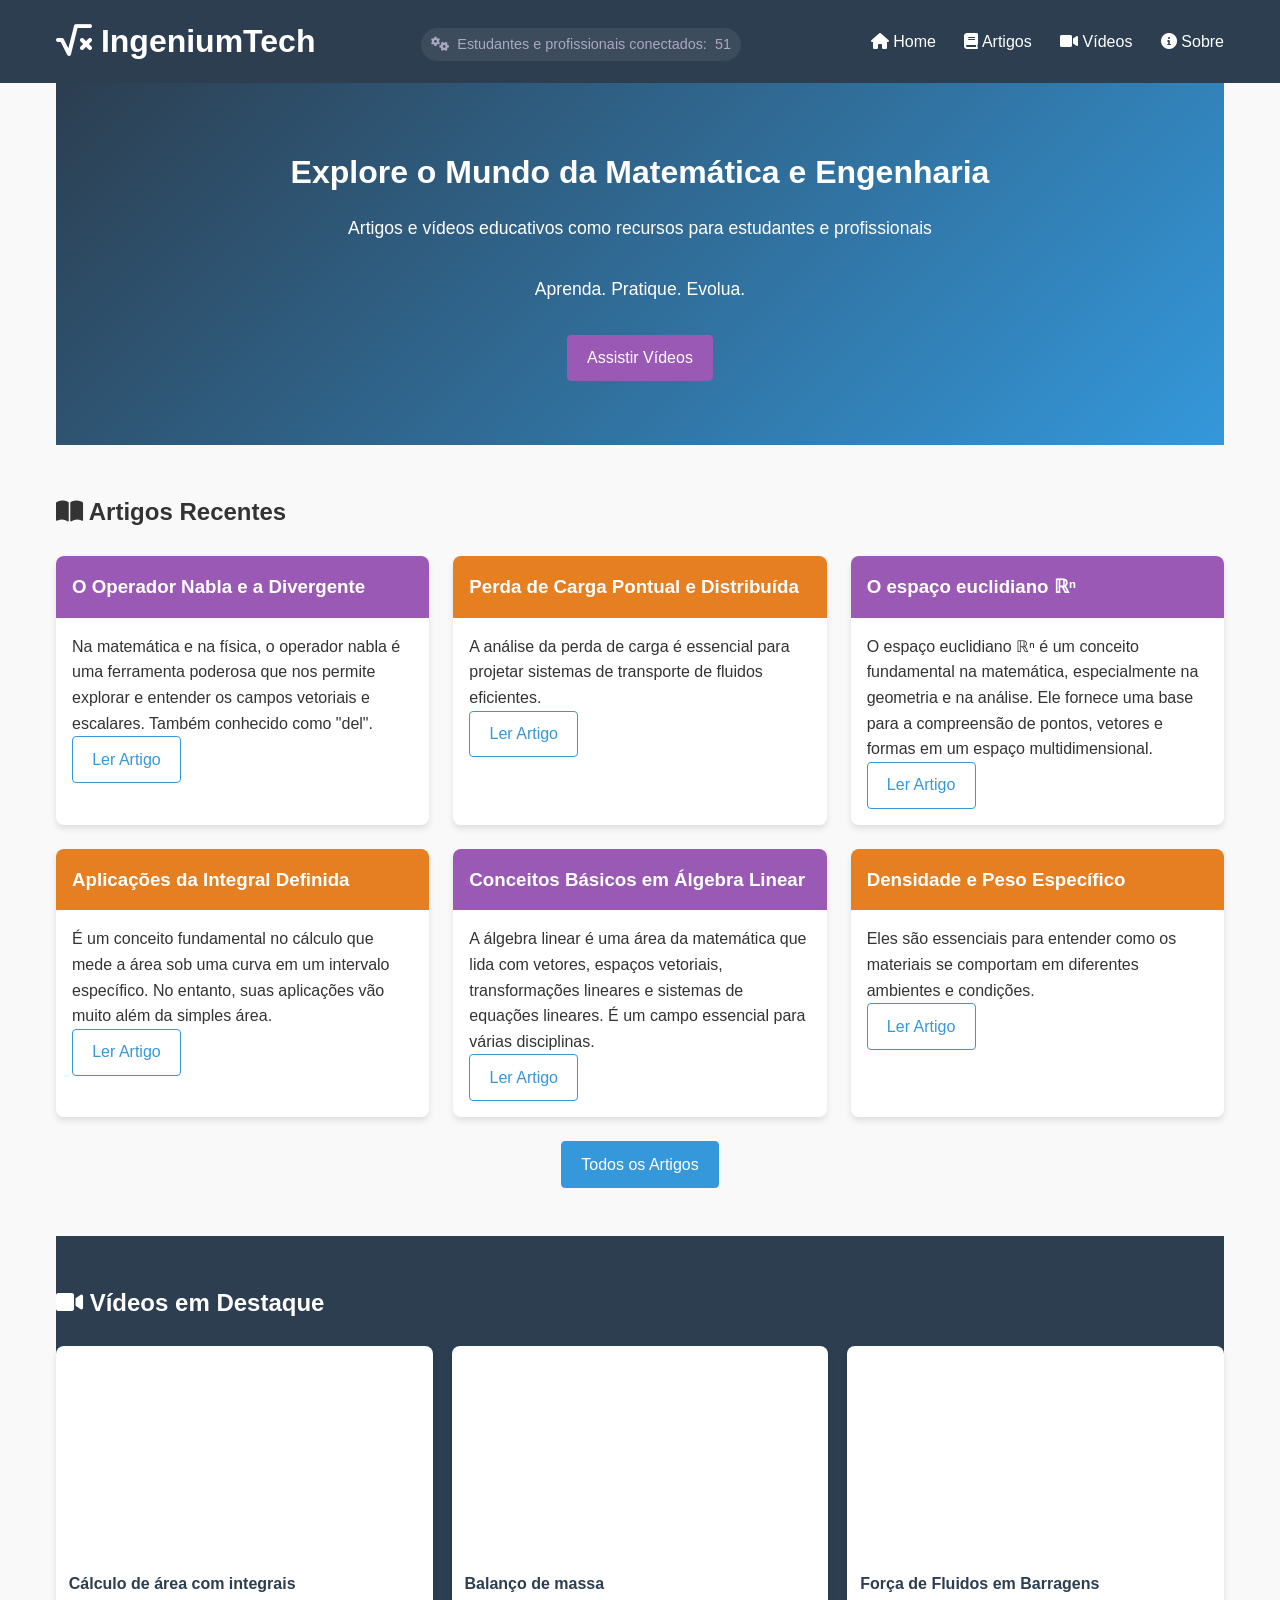
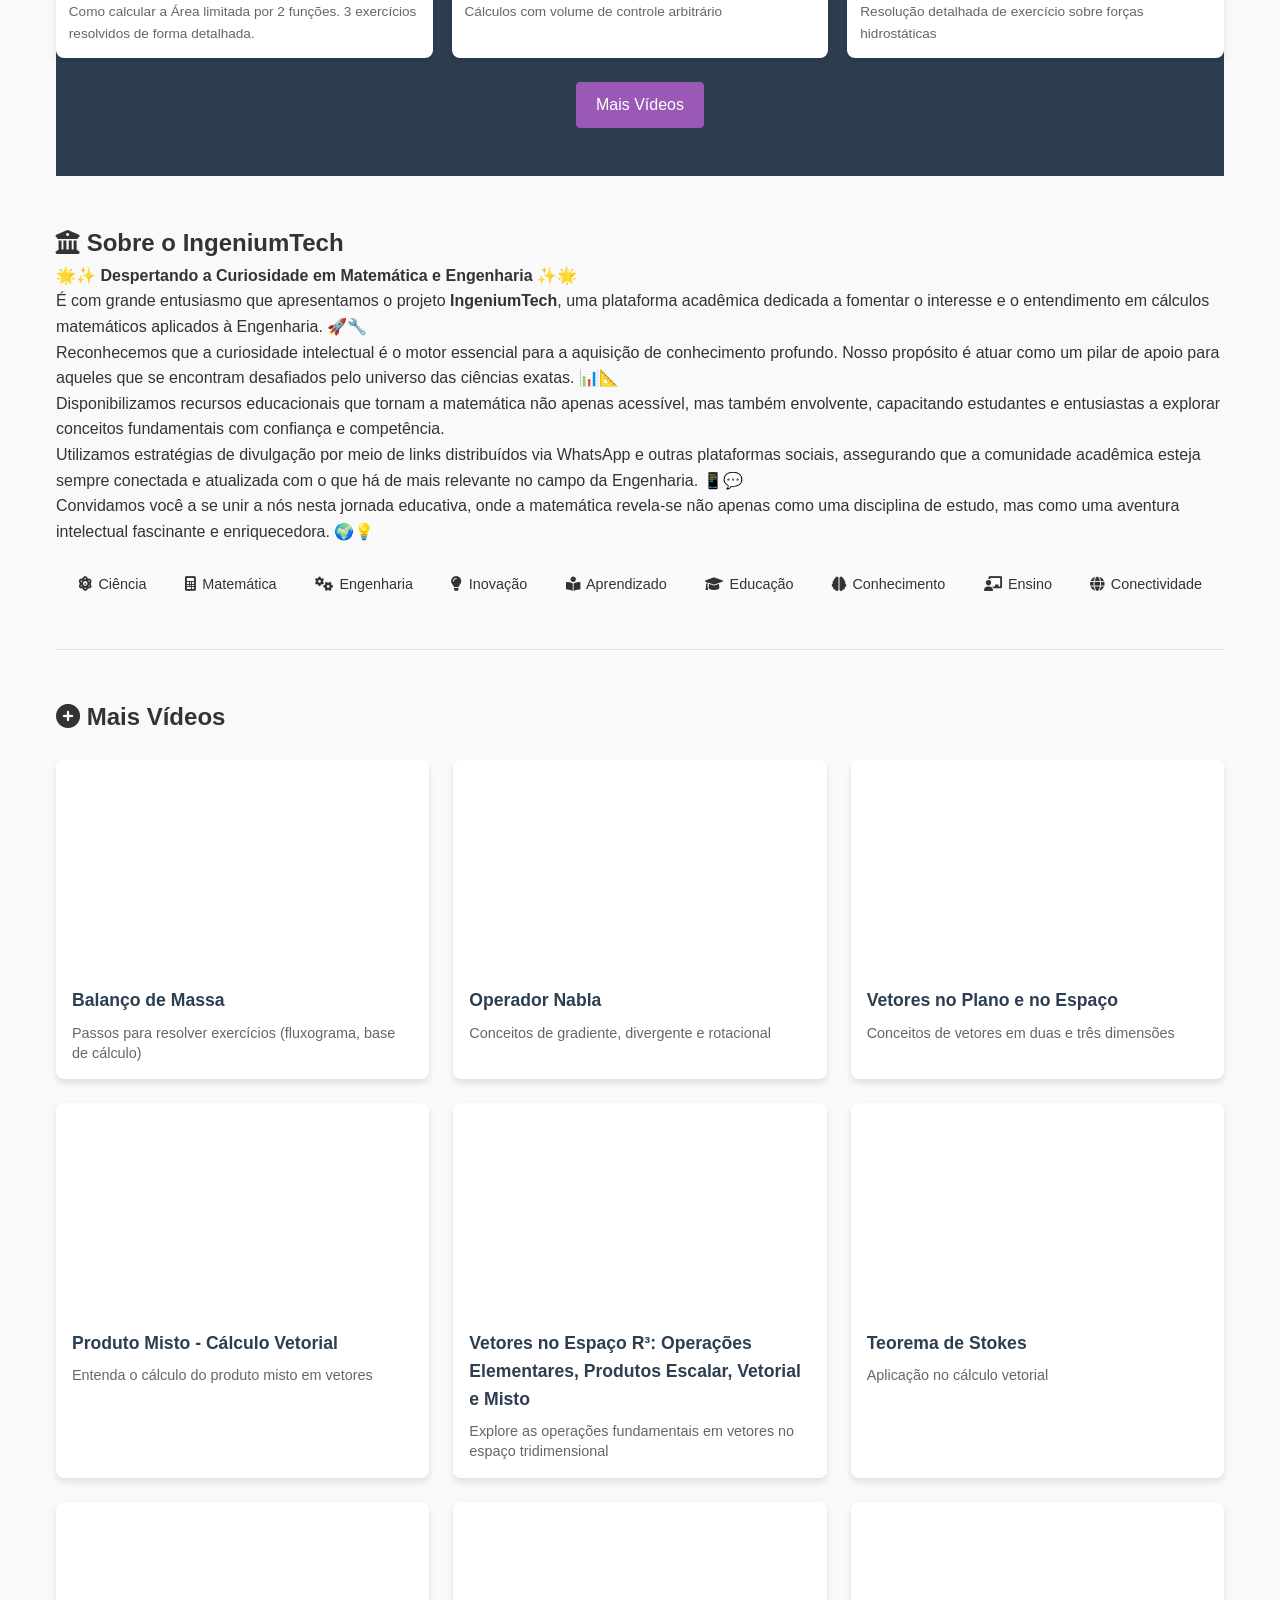
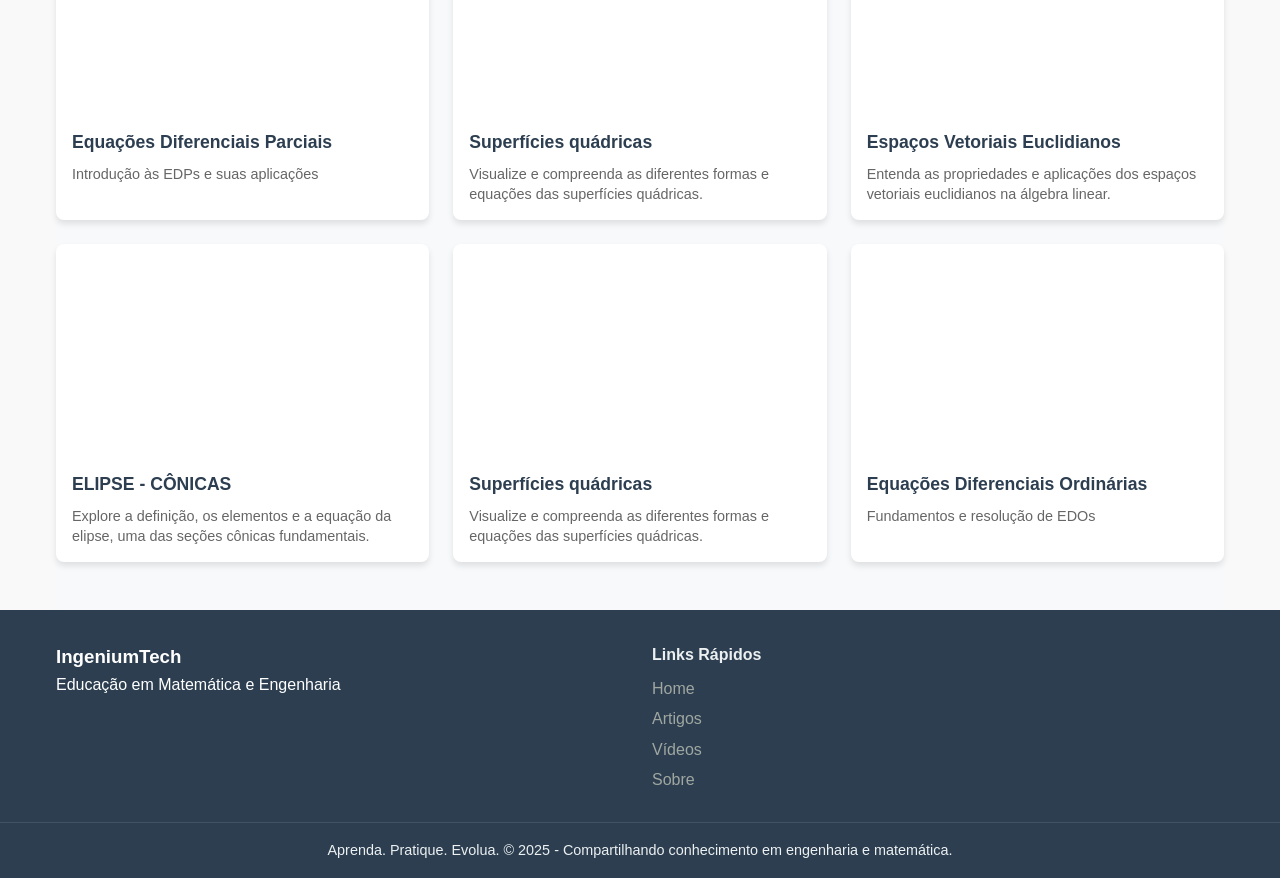
<file: index.html>
<!DOCTYPE html>
<html lang="pt-BR">
<head>
    <meta charset="UTF-8">
    <meta name="viewport" content="width=device-width, initial-scale=1.0">
    <title>√x IngeniumTech</title>

    <meta name="description" content="IngeniumTech: Artigos, vídeos e recursos educativos sobre matemática aplicada e engenharia para estudantes e profissionais.">
    <meta property="og:title" content="IngeniumTech - Matemática e Engenharia">
    <meta property="og:description" content="Recursos educativos sobre matemática aplicada e engenharia.">
    <meta property="og:url" content="https://ingeniumtech.vercel.app/"> <meta property="og:type" content="website">
    <link rel="stylesheet" href="/css/style.css"> <link rel="stylesheet" href="https://cdnjs.cloudflare.com/ajax/libs/font-awesome/6.0.0-beta3/css/all.min.css">

    <script async src="https://www.googletagmanager.com/gtag/js?id=G-LDP6XGY05P"></script>
    <script>
      window.dataLayer = window.dataLayer || [];
      function gtag(){dataLayer.push(arguments);}
      gtag('js', new Date());
      gtag('config', 'G-LDP6XGY05P');
    </script>
</head>
<body>
    <header>
        <div class="header-container">
            <h1><i class="fas fa-square-root-alt" aria-hidden="true"></i> IngeniumTech</h1>
            <div class="engineering-counter">
                <i class="fas fa-cogs" aria-hidden="true"></i>
                <span>Estudantes e profissionais conectados: </span>
                <span id="ga-counter">50</span>
            </div>
            <nav>
                <a href="index.html"><i class="fas fa-home" aria-hidden="true"></i> Home</a>
                <a href="#artigos"><i class="fas fa-book" aria-hidden="true"></i> Artigos</a>
                <a href="#videos"><i class="fas fa-video" aria-hidden="true"></i> Vídeos</a>
                <a href="#sobre"><i class="fas fa-info-circle" aria-hidden="true"></i> Sobre</a>
            </nav>
        </div>
    </header>

    <main class="container">
        <section id="home" class="hero">
            <div class="hero-content">
                <h2>Explore o Mundo da Matemática e Engenharia</h2>
                <p>Artigos e vídeos educativos como recursos para estudantes e profissionais</p>
                <p>Aprenda. Pratique. Evolua.</p>
                <div class="hero-buttons">
                    <a href="#videos" class="btn btn-secondary">Assistir Vídeos</a>
                </div>
            </div>
        </section>

        <section id="artigos" class="section">
            <h2><i class="fas fa-book-open" aria-hidden="true"></i> Artigos Recentes</h2>
            <div class="articles-grid">
                <article class="card">
                    <div class="card-header math-bg">
                        <h3>O Operador Nabla e a Divergente</h3>
                    </div>
                    <div class="card-body">
                        <p>Na matemática e na física, o operador nabla é uma ferramenta poderosa que nos permite explorar e entender os campos vetoriais e escalares. Também conhecido como "del".</p>
                        <a href="artigos/matematica/artigo01.html" class="btn btn-outline">Ler Artigo</a> </div>
                </article>
                <article class="card">
                    <div class="card-header eng-bg">
                        <h3>Perda de Carga Pontual e Distribuída</h3>
                    </div>
                    <div class="card-body">
                        <p>A análise da perda de carga é essencial para projetar sistemas de transporte de fluidos eficientes.</p>
                        <a href="artigos/matematica/artigo02.html" class="btn btn-outline">Ler Artigo</a> </div>
                </article>
                <article class="card">
                    <div class="card-header math-bg">
                        <h3>O espaço euclidiano ℝⁿ</h3>
                    </div>
                    <div class="card-body">
                        <p>O espaço euclidiano ℝⁿ é um conceito fundamental na matemática, especialmente na geometria e na análise. Ele fornece uma base para a compreensão de pontos, vetores e formas em um espaço multidimensional.</p>
                        <a href="artigos/matematica/artigo04.html" class="btn btn-outline">Ler Artigo</a> </div>
                </article>
                <article class="card">
                    <div class="card-header eng-bg">
                        <h3>Aplicações da Integral Definida</h3>
                    </div>
                    <div class="card-body">
                        <p>É um conceito fundamental no cálculo que mede a área sob uma curva em um intervalo específico. No entanto, suas aplicações vão muito além da simples área.</p>
                        <a href="artigos/matematica/artigo03.html" class="btn btn-outline">Ler Artigo</a> </div>
                </article>
                <article class="card">
                    <div class="card-header math-bg">
                        <h3>Conceitos Básicos em Álgebra Linear</h3>
                    </div>
                    <div class="card-body">
                        <p>A álgebra linear é uma área da matemática que lida com vetores, espaços vetoriais, transformações lineares e sistemas de equações lineares. É um campo essencial para várias disciplinas.</p>
                        <a href="artigos/matematica/artigo06.html" class="btn btn-outline">Ler Artigo</a> </div>
                </article>
                <article class="card">
                    <div class="card-header eng-bg">
                        <h3>Densidade e Peso Específico</h3>
                    </div>
                    <div class="card-body">
                        <p>Eles são essenciais para entender como os materiais se comportam em diferentes ambientes e condições.</p>
                        <a href="artigos/matematica/artigo10.html" class="btn btn-outline">Ler Artigo</a> </div>
                </article>
            </div>

            <div class="section-footer">
                <a href="todosartigos.html" class="btn btn-primary">Todos os Artigos</a> </div>
        </section>

        <section id="videos" class="section dark-bg">
            <h2><i class="fas fa-video" aria-hidden="true"></i> Vídeos em Destaque</h2>
            <div class="videos-grid">
                <div class="video-card">
                    <div class="video-container">
                        <iframe width="560" height="315" src="https://www.youtube.com/embed/JPI0v74lYNU?si=X3JBvVxcQ0KjCliV" title="YouTube video player" frameborder="0" allow="accelerometer; autoplay; clipboard-write; encrypted-media; gyroscope; picture-in-picture; web-share" referrerpolicy="strict-origin-when-cross-origin" allowfullscreen></iframe>                    </div>
                    <div class="video-info">
                        <h3>Cálculo de área com integrais</h3>
                        <p>Como calcular a Área limitada por 2 funções. 3 exercícios resolvidos de forma detalhada.</p>
                    </div>
                </div>
                <div class="video-card">
                    <div class="video-container">
<iframe width="560" height="315" src="https://www.youtube.com/embed/wNgCuLqGPyo?si=StLyLt9t5_IGf-zi" title="YouTube video player" frameborder="0" allow="accelerometer; autoplay; clipboard-write; encrypted-media; gyroscope; picture-in-picture; web-share" referrerpolicy="strict-origin-when-cross-origin" allowfullscreen></iframe>                    </div>
                    <div class="video-info">
                        <h3>Balanço de massa</h3>
                        <p>Cálculos com volume de controle arbitrário</p>
                    </div>
                </div>
                <div class="video-card">
                    <div class="video-container">
                        <iframe width="560" height="315" src="https://www.youtube.com/embed/DN0GFDFHPuk?si=a2LKCI5tAx2_GoE1" title="YouTube video player" frameborder="0" allow="accelerometer; autoplay; clipboard-write; encrypted-media; gyroscope; picture-in-picture; web-share" referrerpolicy="strict-origin-when-cross-origin" allowfullscreen></iframe>                    </div>
                    <div class="video-info">
                        <h3>Força de Fluidos em Barragens</h3>
                        <p>Resolução detalhada de exercício sobre forças hidrostáticas</p>
                    </div>
                </div>
            </div>
            <div class="section-footer">
                <a href="#mais-videos" class="btn btn-secondary">Mais Vídeos</a>
            </div>
        </section>

        <section id="sobre" class="section">
            <h2><i class="fas fa-university" aria-hidden="true"></i> Sobre o IngeniumTech</h2>
            <div class="about-content">
                <div class="about-text">
                    <p>🌟✨ <strong>Despertando a Curiosidade em Matemática e Engenharia</strong> ✨🌟</p>
                    <p>É com grande entusiasmo que apresentamos o projeto <strong>IngeniumTech</strong>, uma plataforma acadêmica dedicada a fomentar o interesse e o entendimento em cálculos matemáticos aplicados à Engenharia. 🚀🔧</p>
                    <p>Reconhecemos que a curiosidade intelectual é o motor essencial para a aquisição de conhecimento profundo. Nosso propósito é atuar como um pilar de apoio para aqueles que se encontram desafiados pelo universo das ciências exatas. 📊📐</p>
                    <p>Disponibilizamos recursos educacionais que tornam a matemática não apenas acessível, mas também envolvente, capacitando estudantes e entusiastas a explorar conceitos fundamentais com confiança e competência.</p>
                    <p>Utilizamos estratégias de divulgação por meio de links distribuídos via WhatsApp e outras plataformas sociais, assegurando que a comunidade acadêmica esteja sempre conectada e atualizada com o que há de mais relevante no campo da Engenharia. 📱💬</p>
                    <p>Convidamos você a se unir a nós nesta jornada educativa, onde a matemática revela-se não apenas como uma disciplina de estudo, mas como uma aventura intelectual fascinante e enriquecedora. 🌍💡</p>
                    <ul class="features-list-horizontal">
                        <li><i class="fas fa-atom" aria-hidden="true"></i> Ciência</li>
                        <li><i class="fas fa-calculator" aria-hidden="true"></i> Matemática</li>
                        <li><i class="fas fa-cogs" aria-hidden="true"></i> Engenharia</li>
                        <li><i class="fas fa-lightbulb" aria-hidden="true"></i> Inovação</li>
                        <li><i class="fas fa-book-reader" aria-hidden="true"></i> Aprendizado</li>
                        <li><i class="fas fa-graduation-cap" aria-hidden="true"></i> Educação</li>
                        <li><i class="fas fa-brain" aria-hidden="true"></i> Conhecimento</li>
                        <li><i class="fas fa-chalkboard-teacher" aria-hidden="true"></i> Ensino</li>
                        <li><i class="fas fa-globe" aria-hidden="true"></i> Conectividade</li>
                    </ul>
                </div>
            </div>
        </section>

        <section id="mais-videos" class="section">
            <h2><i class="fas fa-plus-circle" aria-hidden="true"></i> Mais Vídeos</h2>
            <div class="videos-grid">
                 <div class="video-card">
                    <div class="video-container">
                        <iframe width="560" height="315" src="https://www.youtube.com/embed/wNgCuLqGPyo?si=jr_88xRaTDk1bDsb" title="YouTube video player" frameborder="0" allow="accelerometer; autoplay; clipboard-write; encrypted-media; gyroscope; picture-in-picture; web-share" referrerpolicy="strict-origin-when-cross-origin" allowfullscreen></iframe>                    </div>
                    <div class="video-info">
                        <h3>Balanço de Massa</h3>
                        <p>Passos para resolver exercícios (fluxograma, base de cálculo)</p>
                    </div>
                </div>
                <div class="video-card">
                    <div class="video-container">
                        <iframe width="560" height="315" src="https://www.youtube.com/embed/XkKE99VULNQ?si=N3jkJLLFjpvY67RF" title="YouTube video player" frameborder="0" allow="accelerometer; autoplay; clipboard-write; encrypted-media; gyroscope; picture-in-picture; web-share" referrerpolicy="strict-origin-when-cross-origin" allowfullscreen></iframe>                    </div>
                    <div class="video-info">
                        <h3>Operador Nabla</h3>
                        <p>Conceitos de gradiente, divergente e rotacional</p>
                    </div>
                </div>
                <div class="video-card">
                    <div class="video-container">
                        <iframe width="560" height="315" src="https://www.youtube.com/embed/S9zlJFg7pZY?si=DIXkosa9Ogfe_7LM" title="YouTube video player" frameborder="0" allow="accelerometer; autoplay; clipboard-write; encrypted-media; gyroscope; picture-in-picture; web-share" referrerpolicy="strict-origin-when-cross-origin" allowfullscreen></iframe>                    </div>
                    <div class="video-info">
                        <h3>Vetores no Plano e no Espaço</h3>
                        <p>Conceitos de vetores em duas e três dimensões</p>
                    </div>
                </div>
                 <div class="video-card">
                    <div class="video-container">
                        <iframe width="560" height="315" src="https://www.youtube.com/embed/BkzckUG7AAM?si=8fqFv7SEdZa_L4aB" title="YouTube video player" frameborder="0" allow="accelerometer; autoplay; clipboard-write; encrypted-media; gyroscope; picture-in-picture; web-share" referrerpolicy="strict-origin-when-cross-origin" allowfullscreen></iframe>                    </div>
                    <div class="video-info">
                        <h3>Produto Misto - Cálculo Vetorial</h3>
                        <p>Entenda o cálculo do produto misto em vetores</p>
                    </div>
                </div>
                <div class="video-card">
                    <div class="video-container">
                        <iframe width="560" height="315" src="https://www.youtube.com/embed/Qz5tyioDh20?si=CfP8V1iURO6RchAq" title="YouTube video player" frameborder="0" allow="accelerometer; autoplay; clipboard-write; encrypted-media; gyroscope; picture-in-picture; web-share" referrerpolicy="strict-origin-when-cross-origin" allowfullscreen></iframe>                    </div>
                    <div class="video-info">
                        <h3>Vetores no Espaço R³: Operações Elementares, Produtos Escalar, Vetorial e Misto</h3>
                        <p>Explore as operações fundamentais em vetores no espaço tridimensional</p>
                    </div>
                </div>
                <div class="video-card">
                    <div class="video-container">
                        <iframe width="560" height="315" src="https://www.youtube.com/embed/cCR3QEmg5tE?si=qZLkFZ_3SfjzwFhq" title="YouTube video player" frameborder="0" allow="accelerometer; autoplay; clipboard-write; encrypted-media; gyroscope; picture-in-picture; web-share" referrerpolicy="strict-origin-when-cross-origin" allowfullscreen></iframe>                    </div>
                    <div class="video-info">
                        <h3>Teorema de Stokes</h3>
                        <p>Aplicação no cálculo vetorial</p>
                    </div>
                </div>
                <div class="video-card">
                    <div class="video-container">
                        <iframe width="560" height="315" src="https://www.youtube.com/embed/7m11E9Kt87s?si=eROBWKawkZIs9HQ-" title="YouTube video player" frameborder="0" allow="accelerometer; autoplay; clipboard-write; encrypted-media; gyroscope; picture-in-picture; web-share" referrerpolicy="strict-origin-when-cross-origin" allowfullscreen></iframe>                    </div>
                    <div class="video-info">
                        <h3>Equações Diferenciais Parciais</h3>
                        <p>Introdução às EDPs e suas aplicações</p>
                    </div>
                </div>
                <div class="video-card">
                    <div class="video-container">
                        <iframe width="560" height="315" src="https://www.youtube.com/embed/tsjABQRimCA?si=sQqvMblUFRrKGZ0S" title="YouTube video player" frameborder="0" allow="accelerometer; autoplay; clipboard-write; encrypted-media; gyroscope; picture-in-picture; web-share" referrerpolicy="strict-origin-when-cross-origin" allowfullscreen></iframe>                    </div>
                    <div class="video-info">
                        <h3>Superfícies quádricas</h3>
                        <p>Visualize e compreenda as diferentes formas e equações das superfícies quádricas.</p>
                    </div>
                </div>
                <div class="video-card">
                    <div class="video-container">
                        <iframe width="560" height="315" src="https://www.youtube.com/embed/kqZUFEOAoW4?si=_KyjEYX9zc9gyAh6" title="YouTube video player" frameborder="0" allow="accelerometer; autoplay; clipboard-write; encrypted-media; gyroscope; picture-in-picture; web-share" referrerpolicy="strict-origin-when-cross-origin" allowfullscreen></iframe>                    </div>
                    <div class="video-info">
                        <h3>Espaços Vetoriais Euclidianos</h3>
                        <p>Entenda as propriedades e aplicações dos espaços vetoriais euclidianos na álgebra linear.</p>
                    </div>
                </div>
                <div class="video-card">
                    <div class="video-container">
                        <iframe width="560" height="315" src="https://www.youtube.com/embed/AQV5O0Go_YE?si=me8-GbAa_GzdUV7s" title="YouTube video player" frameborder="0" allow="accelerometer; autoplay; clipboard-write; encrypted-media; gyroscope; picture-in-picture; web-share" referrerpolicy="strict-origin-when-cross-origin" allowfullscreen></iframe>                    </div>
                    <div class="video-info">
                        <h3>ELIPSE - CÔNICAS</h3>
                        <p>Explore a definição, os elementos e a equação da elipse, uma das seções cônicas fundamentais.</p>
                    </div>
                </div>
                <div class="video-card">
                    <div class="video-container">
                        <iframe width="560" height="315" src="https://www.youtube.com/embed/ugCyZw1pTAs?si=0o3xiSpCc9oxgoXr" title="YouTube video player" frameborder="0" allow="accelerometer; autoplay; clipboard-write; encrypted-media; gyroscope; picture-in-picture; web-share" referrerpolicy="strict-origin-when-cross-origin" allowfullscreen></iframe>                    </div>
                    <div class="video-info">
                        <h3>Superfícies quádricas</h3>
                        <p>Visualize e compreenda as diferentes formas e equações das superfícies quádricas.</p>
                    </div>
                </div>
                <div class="video-card">
                    <div class="video-container">
                        <iframe width="560" height="315" src="https://www.youtube.com/embed/wVp10rmsch0?si=nYAqApu3ntzY07Ve" title="YouTube video player" frameborder="0" allow="accelerometer; autoplay; clipboard-write; encrypted-media; gyroscope; picture-in-picture; web-share" referrerpolicy="strict-origin-when-cross-origin" allowfullscreen></iframe>                    </div>
                    <div class="video-info">
                        <h3>Equações Diferenciais Ordinárias</h3>
                        <p>Fundamentos e resolução de EDOs</p>
                    </div>
                </div>
            </div>
        </section>
    </main>

    <footer>
        <div class="footer-container">
            <div class="footer-section">
                <h3>IngeniumTech</h3>
                <p>Educação em Matemática e Engenharia</p>
            </div>
            <div class="footer-section">
                <h4>Links Rápidos</h4>
                <ul>
                    <li><a href="#home">Home</a></li>
                    <li><a href="#artigos">Artigos</a></li>
                    <li><a href="#videos">Vídeos</a></li>
                    <li><a href="#sobre">Sobre</a></li>
                </ul>
            </div>
        </div>
        <div class="footer-bottom">
            <p>Aprenda. Pratique. Evolua. © 2025 - Compartilhando conhecimento em engenharia e matemática.</p>
        </div>
    </footer>

    <script>
    // Contador inteligente simulado
    document.addEventListener('DOMContentLoaded', function() {
        const counterEl = document.getElementById('ga-counter');
        let baseCount = 50; // Valor inicial

        // Recupera visitas acumuladas (se existir) ou define a inicial
        if(localStorage.getItem('siteVisits')) {
            baseCount = parseInt(localStorage.getItem('siteVisits')) || 50; // Garante que é um número
        } else {
             // Primeira visita: incrementa o contador inicial e salva
             baseCount += 1;
             localStorage.setItem('siteVisits', baseCount);
        }

        // Atualiza o contador na página
        if (counterEl) { // Verifica se o elemento existe
            counterEl.textContent = baseCount.toLocaleString('pt-BR');
        }

        // Simula crescimento orgânico (opcional) - ATENÇÃO: ISSO É ARTIFICIAL
        setInterval(() => {
            // Lê o valor atual do localStorage, incrementa e salva de volta
            let currentCount = parseInt(localStorage.getItem('siteVisits') || '50');
            currentCount += Math.floor(Math.random() * 3); // 0-2 visitas/minuto
            localStorage.setItem('siteVisits', currentCount);
             if (counterEl) {
                counterEl.textContent = currentCount.toLocaleString('pt-BR');
             }
        }, 60000); // Atualiza a cada 1 minuto
    });
    </script>

    <script>
      document.addEventListener('DOMContentLoaded', function() {
          // Seleciona todos os links que começam com #
          const links = document.querySelectorAll('a[href^="#"]');

          // Adiciona event listener para cada link
          links.forEach(link => {
              link.addEventListener('click', function(e) {
                  const hrefAttribute = this.getAttribute('href');
                   // Verifica se o href é apenas "#" ou aponta para uma ID existente
                  if (hrefAttribute.length > 1) {
                      const targetId = hrefAttribute.substring(1);
                      const targetElement = document.getElementById(targetId);

                      if (targetElement) {
                          e.preventDefault(); // Previne o comportamento padrão apenas se o alvo existir
                          // Rola até o elemento de destino com comportamento suave
                          targetElement.scrollIntoView({
                              behavior: 'smooth',
                              block: 'start'
                          });
                      }
                      // Se targetElement não existir, permite o comportamento padrão (útil para links para outras páginas)
                  }
                  // Se for href="#" apenas, não faz nada (ou poderia rolar para o topo)
              });
          });
      });
    </script>
</body>
</html>
</file>
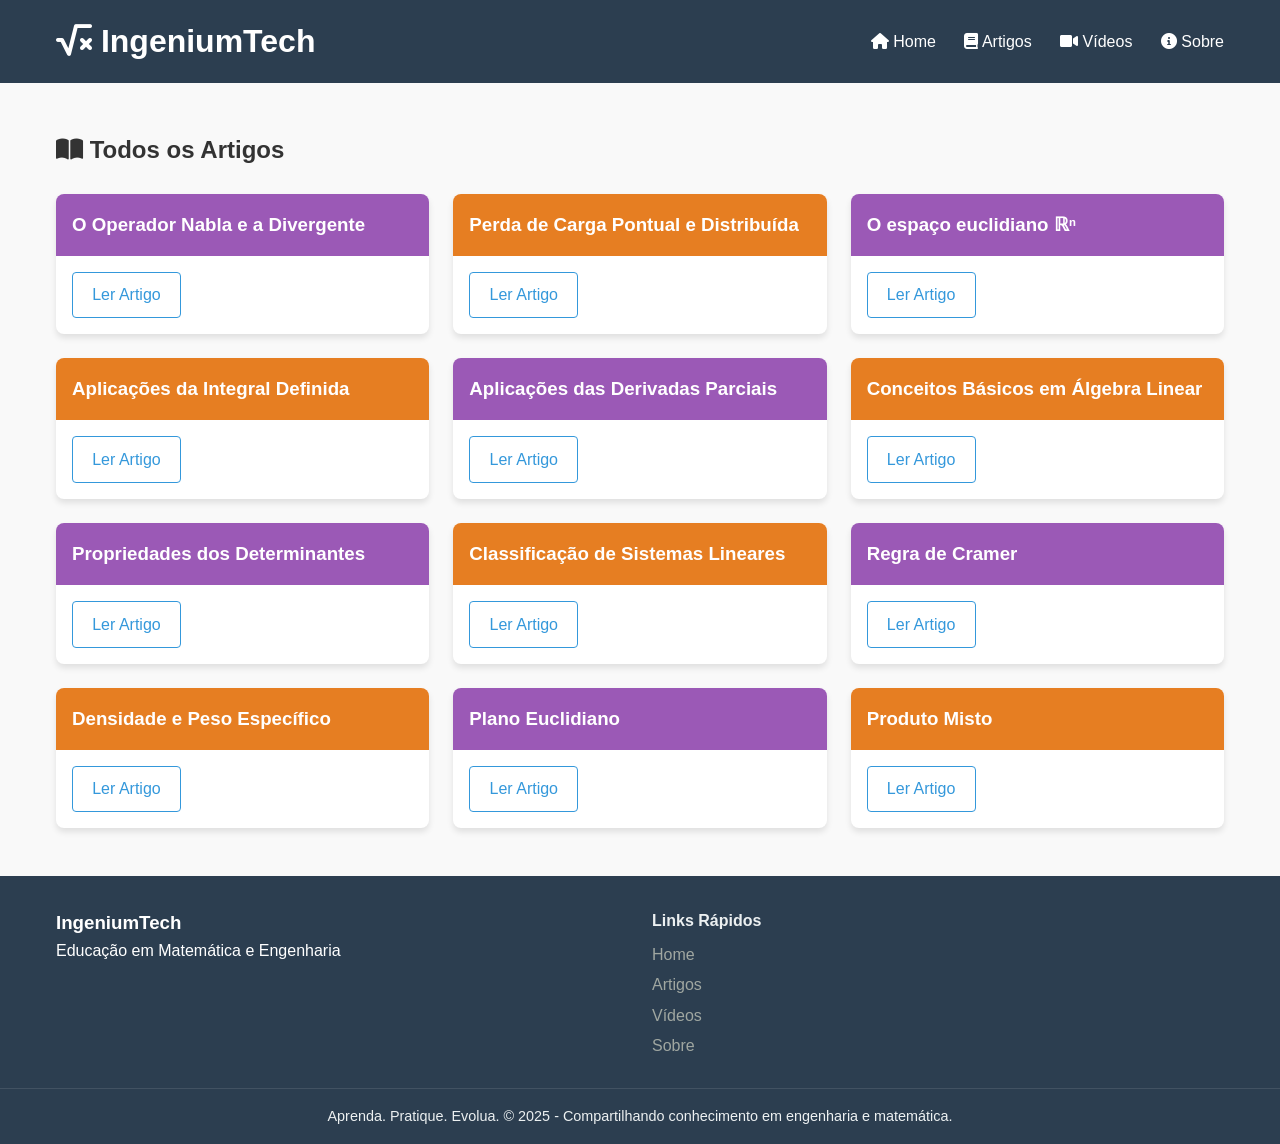
<file: todosartigos.html>
<!DOCTYPE html>
<html lang="pt-BR">
<head>
    <meta charset="UTF-8">
    <meta name="viewport" content="width=device-width, initial-scale=1.0">
    <title>Todos os Artigos | IngeniumTech</title>
    <link rel="stylesheet" href="css/style.css">
    <link rel="stylesheet" href="https://cdnjs.cloudflare.com/ajax/libs/font-awesome/6.0.0-beta3/css/all.min.css">
</head>
<body>
    <header>
        <div class="header-container">
            <h1><i class="fas fa-square-root-alt"></i> IngeniumTech</h1>
            <nav>
                <a href="index.html"><i class="fas fa-home"></i> Home</a>
                <a href="#artigos"><i class="fas fa-book"></i> Artigos</a>
                <a href="#videos"><i class="fas fa-video"></i> Vídeos</a>
                <a href="#sobre"><i class="fas fa-info-circle"></i> Sobre</a>
            </nav>
        </div>
    </header>

    <main class="container">
        <section id="artigos" class="section">
            <h2><i class="fas fa-book-open"></i> Todos os Artigos</h2>
            <div class="articles-grid">
                <!-- Artigo 1 -->
                <article class="card">
                    <div class="card-header math-bg">
                        <h3>O Operador Nabla e a Divergente</h3>
                    </div>
                    <div class="card-body">
                        <a href="artigos/matematica/artigo01.html" class="btn btn-outline">Ler Artigo</a>
                    </div>
                </article>

                <!-- Artigo 2 -->
                <article class="card">
                    <div class="card-header eng-bg">
                        <h3>Perda de Carga Pontual e Distribuída</h3>
                    </div>
                    <div class="card-body">
                        <a href="artigos/matematica/artigo02.html" class="btn btn-outline">Ler Artigo</a>
                    </div>
                </article>

                <!-- Artigo 3 -->
                <article class="card">
                    <div class="card-header math-bg">
                        <h3>O espaço euclidiano ℝⁿ</h3>
                    </div>
                    <div class="card-body">
                        <a href="artigos/matematica/artigo03.html" class="btn btn-outline">Ler Artigo</a>
                    </div>
                </article>

                <!-- Artigo 4 -->
                <article class="card">
                    <div class="card-header eng-bg">
                        <h3>Aplicações da Integral Definida</h3>
                    </div>
                    <div class="card-body">
                        <a href="artigos/matematica/artigo04.html" class="btn btn-outline">Ler Artigo</a>
                    </div>
                </article>

                <!-- Artigo 5 -->
                <article class="card">
                    <div class="card-header math-bg">
                        <h3>Aplicações das Derivadas Parciais</h3>
                    </div>
                    <div class="card-body">
                        <a href="artigos/matematica/artigo05.html" class="btn btn-outline">Ler Artigo</a>
                    </div>
                </article>

                <!-- Artigo 6 -->
                <article class="card">
                    <div class="card-header eng-bg">
                        <h3>Conceitos Básicos em Álgebra Linear</h3>
                    </div>
                    <div class="card-body">
                        <a href="artigos/matematica/artigo06.html" class="btn btn-outline">Ler Artigo</a>
                    </div>
                </article>

                <!-- Artigo 7 -->
                <article class="card">
                    <div class="card-header math-bg">
                        <h3>Propriedades dos Determinantes</h3>
                    </div>
                    <div class="card-body">
                        <a href="artigos/matematica/artigo07.html" class="btn btn-outline">Ler Artigo</a>
                    </div>
                </article>

                <!-- Artigo 8 -->
                <article class="card">
                    <div class="card-header eng-bg">
                        <h3>Classificação de Sistemas Lineares</h3>
                    </div>
                    <div class="card-body">
                        <a href="artigos/matematica/artigo08.html" class="btn btn-outline">Ler Artigo</a>
                    </div>
                </article>

                <!-- Artigo 9 -->
                <article class="card">
                    <div class="card-header math-bg">
                        <h3>Regra de Cramer</h3>
                    </div>
                    <div class="card-body">
                        <a href="artigos/matematica/artigo09.html" class="btn btn-outline">Ler Artigo</a>
                    </div>
                </article>

                <!-- Artigo 10 -->
                <article class="card">
                    <div class="card-header eng-bg">
                        <h3>Densidade e Peso Específico</h3>
                    </div>
                    <div class="card-body">
                        <a href="artigos/matematica/artigo10.html" class="btn btn-outline">Ler Artigo</a>
                    </div>
                </article>
                <!-- Artigo 11 -->
                <article class="card">
                    <div class="card-header math-bg">
                        <h3>Plano Euclidiano</h3>
                    </div>
                    <div class="card-body">
                        <a href="artigos/matematica/artigo11.html" class="btn btn-outline">Ler Artigo</a>
                    </div>
                </article>

                <!-- Artigo 12 -->
                <article class="card">
                    <div class="card-header eng-bg">
                        <h3>Produto Misto</h3>
                    </div>
                    <div class="card-body">
                        <a href="artigos/matematica/artigo12.html" class="btn btn-outline">Ler Artigo</a>
                    </div>
                </article>
                
            </div>
        </section>
    </main>

    <footer>
        <div class="footer-container">
            <div class="footer-section">
                <h3>IngeniumTech</h3>
                <p>Educação em Matemática e Engenharia</p>
            </div>
            <div class="footer-section">
                <h4>Links Rápidos</h4>
                <ul>
                    <li><a href="index.html">Home</a></li>
                    <li><a href="#artigos">Artigos</a></li>
                    <li><a href="#videos">Vídeos</a></li>
                    <li><a href="#sobre">Sobre</a></li>
                </ul>
            </div>
        </div>
        <div class="footer-bottom">
            <p>Aprenda. Pratique. Evolua. © 2025 - Compartilhando conhecimento em engenharia e matemática.</p>
        </div>
    </footer>
</body>
</html>
</file>
<file: css/style.css>
/* Variáveis */
:root {
    --primary-color: #2c3e50;
    --secondary-color: #3498db;
    --math-color: #9b59b6;
    --eng-color: #e67e22;
    --light-color: #ecf0f1;
    --dark-color: #2c3e50;
}

/* Reset */
* {
    margin: 0;
    padding: 0;
    box-sizing: border-box;
}

body {
    font-family: 'Segoe UI', Tahoma, Geneva, Verdana, sans-serif;
    line-height: 1.6;
    color: #333;
    background-color: #f9f9f9;
}

/* Layout */
.container {
    max-width: 1200px;
    margin: 0 auto;
    padding: 0 1rem;
}

.section {
    padding: 3rem 0;
}

.dark-bg {
    background-color: var(--primary-color);
    color: white;
}

/* Header */
header {
    background-color: var(--primary-color);
    color: white;
    padding: 1rem 0;
    position: sticky;
    top: 0;
    z-index: 100;
}

.header-container {
    display: flex;
    justify-content: space-between;
    align-items: center;
    max-width: 1200px;
    margin: 0 auto;
    padding: 0 1rem;
}

/* Contador no Header */
.engineering-counter {
    display: flex;
    align-items: center;
    gap: 8px; /* Mantido o valor da primeira regra original */
    font-size: 0.9em;
    color: #a9a8c2;
    margin-top: 5px;
    padding: 5px 10px;
    border-radius: 20px;
    background: rgba(207, 194, 194, 0.1);
}
/* A regra duplicada e a regra .engineering-counter img foram removidas */

/* Navegação */
nav a {
    color: white;
    text-decoration: none;
    margin-left: 1.5rem;
    font-weight: 500;
    transition: color 0.3s;
}

nav a:hover {
    color: var(--secondary-color);
}

/* Hero */
.hero {
    background: linear-gradient(135deg, var(--primary-color), var(--secondary-color));
    color: white;
    padding: 4rem 0;
    text-align: center;
}

.hero h2 {
    font-size: 2rem;
    margin-bottom: 1rem;
}

.hero p {
    font-size: 1.1rem;
    margin-bottom: 2rem;
}

.hero-buttons {
    display: flex;
    justify-content: center;
    gap: 1rem;
}

/* Cards de Artigo */
.articles-grid {
    display: grid;
    grid-template-columns: repeat(auto-fit, minmax(300px, 1fr));
    gap: 1.5rem;
    margin-top: 1.5rem;
}

.card {
    background-color: white;
    border-radius: 8px;
    overflow: hidden;
    box-shadow: 0 4px 6px rgba(0,0,0,0.1);
}

.card-header {
    padding: 1rem;
    color: white;
}

.math-bg {
    background-color: var(--math-color);
}

.eng-bg {
    background-color: var(--eng-color);
}

.card-body {
    padding: 1rem;
}

/* Cards de Vídeo (Seção #videos - Compactos) */
#videos .videos-grid { /* Selecionador mais específico para #videos */
    display: grid;
    grid-template-columns: repeat(auto-fit, minmax(250px, 1fr));
    gap: 1.2rem;
    margin-top: 1.5rem;
}

/* Estilos base para todos os video-card */
.video-card {
    background-color: white;
    border-radius: 8px;
    overflow: hidden;
    box-shadow: 0 4px 6px rgba(0,0,0,0.1);
    transition: transform 0.3s ease;
}

.video-card:hover {
    transform: translateY(-5px);
}

/* Container do Iframe (com aspect ratio) */
.video-container {
    position: relative;
    padding-bottom: 56.25%; /* 16:9 Aspect Ratio */
    height: 0;
    overflow: hidden;
}

.video-container iframe {
    position: absolute;
    top: 0;
    left: 0;
    width: 100%;
    height: 100%;
    border: none;
}

/* Info do vídeo - Estilos específicos para #videos */
#videos .video-info {
    padding: 0.8rem;
}

#videos .video-info h3 {
    font-size: 1rem;
    margin-bottom: 0.3rem;
    color: var(--primary-color);
}

#videos .video-info p {
    font-size: 0.85rem;
    color: #666; /* Considerar usar variável ou verificar contraste */
}

/* Cards de Vídeo (Seção #mais-videos) */
#mais-videos {
    background-color: #f8f9fa;
    border-top: 1px solid #e1e4e8;
    padding: 3rem 0;
}

#mais-videos .videos-grid { /* Selecionador mais específico para #mais-videos */
    display: grid;
    grid-template-columns: repeat(auto-fill, minmax(280px, 1fr)); /* Tamanho diferente */
    gap: 1.5rem; /* Gap diferente */
    margin-top: 1.5rem;
}

/* Info do vídeo - Estilos específicos para #mais-videos */
#mais-videos .video-info {
    padding: 1rem; /* Padding diferente */
}

#mais-videos .video-info h3 {
    color: #2c3e50; /* Igual a var(--primary-color) */
    margin-bottom: 0.5rem;
    font-size: 1.1rem; /* Tamanho diferente */
}

#mais-videos .video-info p {
    color: #666; /* Considerar usar variável ou verificar contraste */
    font-size: 0.9rem; /* Tamanho diferente */
    line-height: 1.4;
}

/* Botões */
.btn {
    display: inline-block;
    padding: 0.6rem 1.2rem;
    border-radius: 4px;
    text-decoration: none;
    font-weight: 500;
    transition: all 0.3s;
    text-align: center; /* Garante centralização do texto se width=100% for aplicado */
}

.btn-primary {
    background-color: var(--secondary-color);
    color: white;
    border: 1px solid var(--secondary-color); /* Adiciona borda para consistência */
}

.btn-primary:hover {
    background-color: #2980b9; /* Cor de hover */
    border-color: #2980b9;
}

.btn-secondary {
    background-color: var(--math-color);
    color: white;
    border: 1px solid var(--math-color); /* Adiciona borda para consistência */
}

.btn-secondary:hover {
    background-color: #8e44ad; /* Cor de hover */
    border-color: #8e44ad;
}

.btn-outline {
    border: 1px solid var(--secondary-color);
    color: var(--secondary-color);
    background-color: transparent;
}

.btn-outline:hover {
    background-color: var(--secondary-color);
    color: white;
}

.section-footer {
    text-align: center;
    margin-top: 1.5rem;
}

/* Footer */
footer {
    background-color: var(--dark-color);
    color: white;
    padding: 2rem 0 0;
}

.footer-container {
    display: grid;
    grid-template-columns: repeat(auto-fit, minmax(200px, 1fr));
    gap: 1.5rem;
    max-width: 1200px;
    margin: 0 auto;
    padding: 0 1rem;
}

.footer-section h4 {
    margin-bottom: 0.5rem;
    color: var(--light-color);
}

.footer-section ul {
    list-style: none; /* Remove marcadores da lista */
}

.footer-section ul li {
    margin-bottom: 0.3rem;
}

.footer-section ul li a {
    color: #a0a7a1; /* Cor original - verificar contraste */
    text-decoration: none;
    transition: color 0.3s;
}

.footer-section ul li a:hover {
    color: #e67e22; /* Cor original de hover - --eng-color */
}


.footer-bottom {
    text-align: center;
    padding: 1rem 0;
    margin-top: 1.5rem;
    border-top: 1px solid rgba(255,255,255,0.1);
    font-size: 0.9em;
    color: var(--light-color);
}

/* Estilos específicos para páginas de artigo (exemplo) */
.artigo-container {
    max-width: 800px;
    margin: 2rem auto;
    padding: 0 1.5rem;
    line-height: 1.7;
    background-color: #fff; /* Adiciona fundo branco para contraste */
    border-radius: 8px;
    box-shadow: 0 2px 8px rgba(0,0,0,0.05);
    padding: 2rem; /* Adiciona padding interno */
}

.artigo-container h1 {
    color: var(--primary-color);
    border-bottom: 2px solid var(--secondary-color);
    padding-bottom: 0.5rem;
    margin-bottom: 1.5rem;
}

.artigo-container h2 {
    color: #2980b9; /* Tom mais escuro do secundário */
    margin: 2rem 0 1rem;
}

.artigo-container h3 {
    color: #16a085; /* Cor original */
    margin: 1.5rem 0 0.8rem;
}

.meta {
    color: #7f8c8d;
    font-style: italic;
    margin-bottom: 2rem;
    font-size: 0.9em;
}

/* Estilo para fórmulas matemáticas (MathJax) */
.MathJax {
    font-size: 1.1em !important; /* Verificar se !important é necessário */
    margin: 1em 0;
    display: block; /* Garante que ocupe a linha */
    overflow-x: auto; /* Permite rolagem horizontal se a fórmula for muito larga */
}

/* Lista Horizontal na Seção Sobre */
.features-list-horizontal {
    list-style: none; /* Remove marcadores se mudou para UL */
    padding: 0; /* Remove padding padrão de UL */
    margin-top: 1.5rem;
    display: flex;
    flex-wrap: wrap; /* Permite quebrar linha em telas menores */
    gap: 0.8rem; /* Espaçamento entre itens */
    justify-content: center; /* Centraliza os itens */
}

.features-list-horizontal li { /* Estilo para LI se mudou para UL */
    background-color: rgba(255, 255, 255, 0.1); /* Fundo leve para destaque */
    padding: 0.3rem 0.8rem;
    border-radius: 15px; /* Bordas arredondadas */
    font-size: 0.9em;
    display: inline-flex; /* Para alinhar ícone e texto */
    align-items: center;
    gap: 0.4rem; /* Espaço entre ícone e texto */
}


/* Responsivo */
@media (max-width: 768px) {
    .header-container {
        flex-direction: column;
        gap: 1rem; /* Adiciona espaço entre logo/contador e nav */
    }

    nav {
        margin-top: 0; /* Remove margem superior antiga */
        width: 100%;
        text-align: center;
    }

    nav a {
        margin: 0 0.5rem; /* Reduz margem lateral */
        display: inline-block; /* Garante que fiquem na linha */
        margin-bottom: 0.5rem; /* Espaço se quebrar linha */
    }

    .hero {
        padding: 3rem 1rem; /* Adiciona padding lateral */
    }

    .hero h2 {
        font-size: 1.8rem;
    }

    .hero-buttons {
        flex-direction: column;
        align-items: center;
    }

    .btn {
        /* Removido width: 100% para não esticar botões desnecessariamente */
        max-width: 250px; /* Aumenta um pouco o max-width */
        margin-bottom: 0.5rem;
    }

    .footer-container {
         grid-template-columns: 1fr; /* Coluna única no mobile */
         text-align: center; /* Centraliza texto das seções do footer */
    }

    .footer-section ul {
        padding: 0; /* Remove padding padrão de UL */
    }

     .features-list-horizontal {
        justify-content: center; /* Garante centralização no mobile */
    }
}

@media (max-width: 480px) {
    /* Mantido o grid de 1 coluna para vídeos */
    #videos .videos-grid,
    #mais-videos .videos-grid {
        grid-template-columns: 1fr;
    }

    nav a {
        margin: 0 0.4rem 0.5rem; /* Ajuste fino para telas bem pequenas */
        font-size: 0.9rem;
    }

     .artigo-container {
        padding: 1.5rem; /* Reduz padding em telas pequenas */
    }
}
</file>
